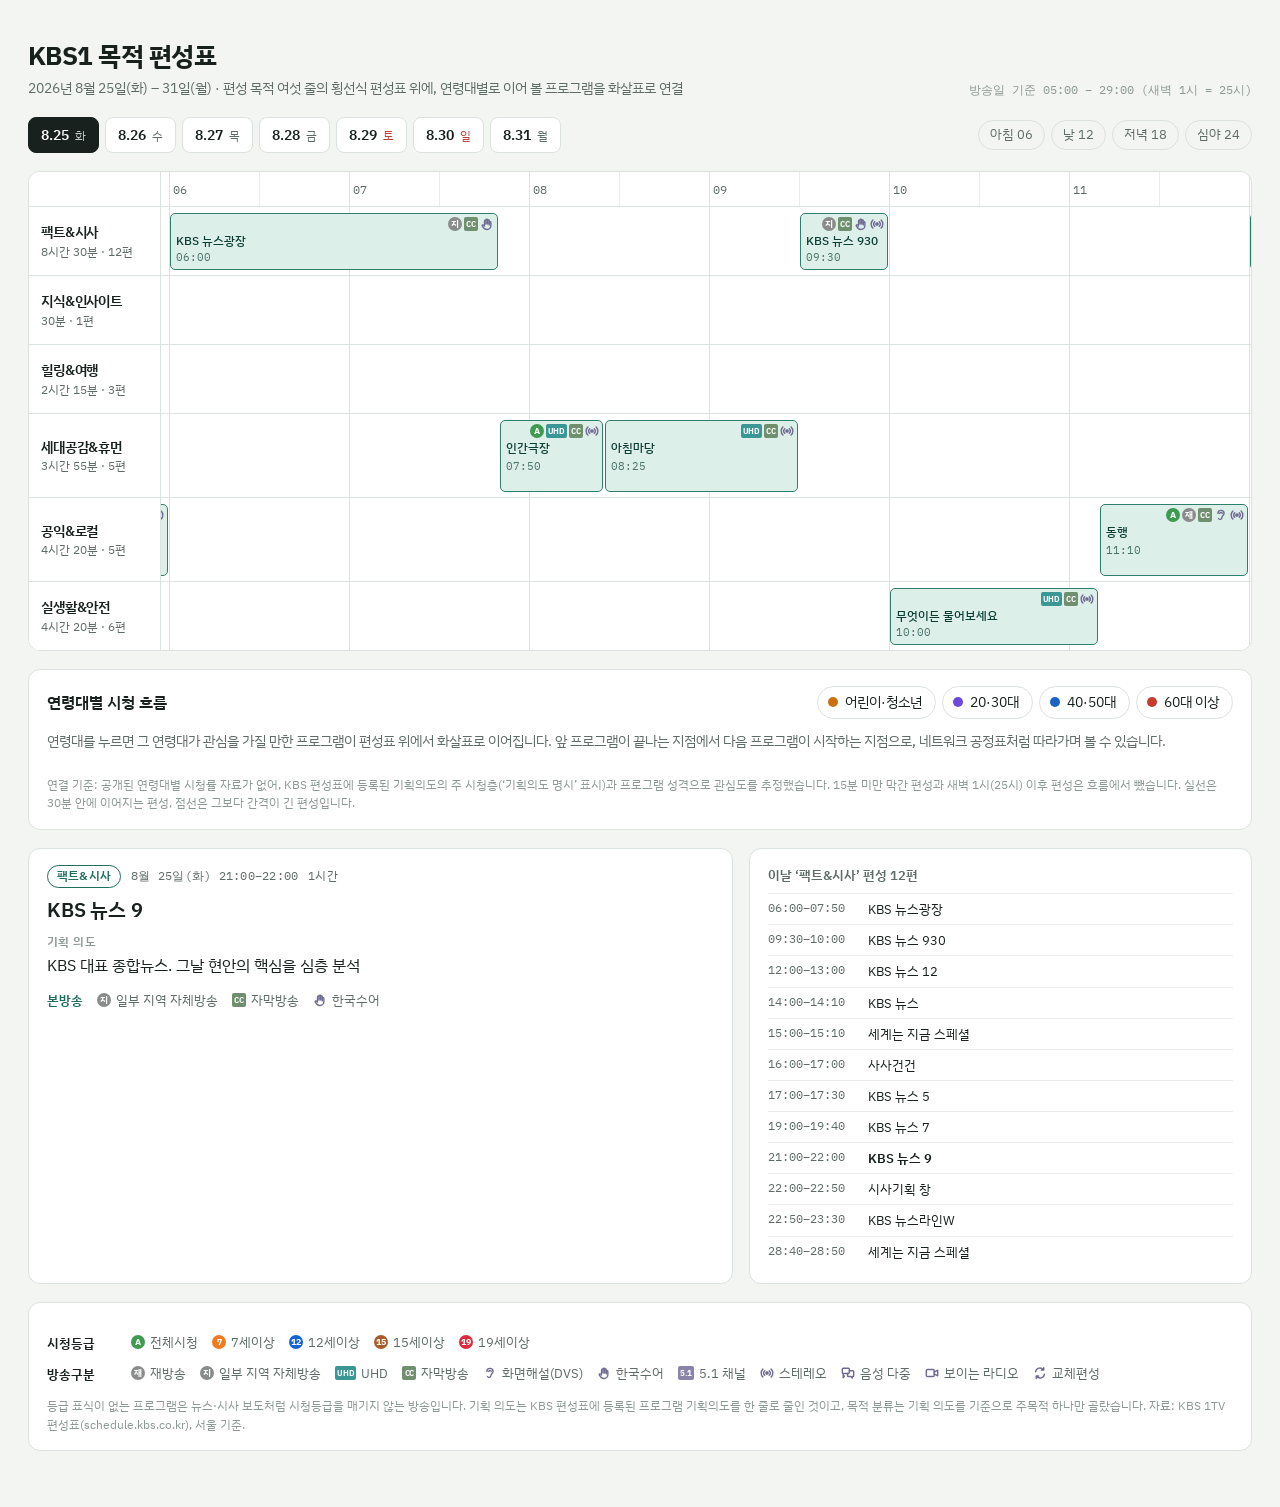
<file: kbs1-schedule/index.html>
<!doctype html>
<html lang="ko">
<head>
<meta charset="utf-8">
<meta name="viewport" content="width=device-width, initial-scale=1, viewport-fit=cover">
<meta name="description" content="KBS1 편성을 목적 여섯 줄의 횡선식 공정표로 재구성하고, 연령대별로 이어 볼 프로그램을 화살표로 연결한 편성표">
<title>KBS1 연령별 시청 흐름</title>
<link rel="preconnect" href="https://fonts.googleapis.com">
<link rel="preconnect" href="https://fonts.gstatic.com" crossorigin>
<link rel="stylesheet" href="https://fonts.googleapis.com/css2?family=IBM+Plex+Mono:wght@400;500&family=IBM+Plex+Sans+KR:wght@400;500;600;700&display=swap">
<link rel="stylesheet" href="style.css">
</head>
<body>
<div class="wrap">
  <header>
    <div>
      <h1>KBS1 목적 편성표</h1>
      <p class="sub">2026년 8월 25일(화) – 31일(월) · 편성 목적 여섯 줄의 횡선식 편성표 위에, 연령대별로 이어 볼 프로그램을 화살표로 연결</p>
    </div>
    <div class="src">방송일 기준 05:00 – 29:00 (새벽 1시 = 25시)</div>
  </header>

  <div class="controls">
    <div class="tabs" role="tablist" aria-label="날짜" id="tabs"></div>
    <div class="jumps" aria-label="시간대로 이동">
      <button class="jump" data-h="6">아침 06</button>
      <button class="jump" data-h="12">낮 12</button>
      <button class="jump" data-h="18">저녁 18</button>
      <button class="jump" data-h="24">심야 24</button>
    </div>
  </div>

  <div class="chart" id="chart"><div class="inner" id="inner"></div></div>

  <section class="card aud" id="aud">
    <div class="aud-head">
      <h2>연령대별 시청 흐름</h2>
      <div class="ages" id="ages" aria-label="연령대 선택"></div>
    </div>
    <p class="aud-sum" id="audsum">연령대를 누르면 그 연령대가 관심을 가질 만한 프로그램이 편성표 위에서 화살표로 이어집니다. 앞 프로그램이 끝나는 지점에서 다음 프로그램이 시작하는 지점으로, 네트워크 공정표처럼 따라가며 볼 수 있습니다.</p>
    <ol class="flowlist" id="flowlist"></ol>
    <p class="note">연결 기준: 공개된 연령대별 시청률 자료가 없어, KBS 편성표에 등록된 기획의도의 주 시청층(‘기획의도 명시’ 표시)과 프로그램 성격으로 관심도를 추정했습니다. 15분 미만 막간 편성과 새벽 1시(25시) 이후 편성은 흐름에서 뺐습니다. 실선은 30분 안에 이어지는 편성, 점선은 그보다 간격이 긴 편성입니다.</p>
  </section>

  <div class="detail">
    <section class="card" id="dcard" aria-live="polite"></section>
    <section class="card same" id="scard"></section>
  </div>

  <section class="card">
    <dl class="legend" id="legend"></dl>
    <p class="note" style="margin-top:12px">등급 표식이 없는 프로그램은 뉴스·시사 보도처럼 시청등급을 매기지 않는 방송입니다. 기획 의도는 KBS 편성표에 등록된 프로그램 기획의도를 한 줄로 줄인 것이고, 목적 분류는 기획 의도를 기준으로 주목적 하나만 골랐습니다. 자료: KBS 1TV 편성표(schedule.kbs.co.kr), 서울 기준.</p>
  </section>
</div>
<script src="data.js"></script>
<script src="audience.js"></script>
<script src="app.js"></script>
</body>
</html>
</file>
<file: kbs1-schedule/style.css>
/* Layout: 횡선식 공정표 — 목적 6줄 × 방송일 24시간(05~29시), 막대 우측 상단에 등급·방송구분 표식 */
:root{
  --bg:#F3F5F2; --paper:#FFFFFF; --ink:#18211E; --muted:#5E6B66; --faint:#8C9893;
  --line:#DCE2DE; --line-soft:#EAEEEB;
  --bar:#DDEFE9; --bar-hi:#B7E0D3; --bar-edge:#2E7F6C; --bar-ink:#0D3F34;
  --accent:#1F6F5E; --ico:#6F6A91; --sel:#0D3F34;
  --a-kid:#C9700F; --a-young:#6B4BD8; --a-mid:#1A62C4; --a-senior:#C73A2C;
  --sans:"IBM Plex Sans KR",system-ui,-apple-system,"Apple SD Gothic Neo","Malgun Gothic",sans-serif;
  --mono:"IBM Plex Mono",ui-monospace,Menlo,Consolas,monospace;
}
@media (prefers-color-scheme:dark){:root:not([data-theme="light"]){
  --bg:#111614; --paper:#171E1B; --ink:#E6ECE9; --muted:#A3B0AA; --faint:#77847E;
  --line:#2A3430; --line-soft:#1F2825;
  --bar:#173A32; --bar-hi:#1F5246; --bar-edge:#5CC4A8; --bar-ink:#DDF4EC;
  --accent:#6FD0B5; --ico:#B6B0DA; --sel:#DDF4EC;
  --a-kid:#F2A64B; --a-young:#A994F5; --a-mid:#6FA8F2; --a-senior:#F2857A; color-scheme:dark}}
:root[data-theme="dark"]{
  --bg:#111614; --paper:#171E1B; --ink:#E6ECE9; --muted:#A3B0AA; --faint:#77847E;
  --line:#2A3430; --line-soft:#1F2825;
  --bar:#173A32; --bar-hi:#1F5246; --bar-edge:#5CC4A8; --bar-ink:#DDF4EC;
  --accent:#6FD0B5; --ico:#B6B0DA; --sel:#DDF4EC;
  --a-kid:#F2A64B; --a-young:#A994F5; --a-mid:#6FA8F2; --a-senior:#F2857A; color-scheme:dark}
*{box-sizing:border-box}
body{background:var(--bg);color:var(--ink);font-family:var(--sans);font-size:14px;line-height:1.55}
.wrap{max-width:1280px;margin:0 auto;padding-inline:20px;padding-block:28px 48px;display:flex;flex-direction:column;gap:18px}
header{display:flex;flex-wrap:wrap;align-items:flex-end;justify-content:space-between;gap:8px 24px}
h1{font-size:26px;font-weight:700;letter-spacing:-0.02em;margin:0;text-wrap:balance}
.sub{color:var(--muted);margin:2px 0 0;font-size:13.5px}
.src{color:var(--faint);font-size:12px;font-family:var(--mono)}
.controls{display:flex;flex-wrap:wrap;gap:10px 20px;align-items:center;justify-content:space-between}
.tabs,.jumps{display:flex;flex-wrap:wrap;gap:6px}
.tab{font:inherit;border:1px solid var(--line);background:var(--paper);color:var(--ink);border-radius:8px;padding:6px 12px;cursor:pointer;display:flex;gap:6px;align-items:baseline}
.tab b{font-weight:600;font-variant-numeric:tabular-nums}
.tab span{color:var(--muted);font-size:12px}
.tab.we span{color:#C2413A}
.tab[aria-selected="true"]{background:var(--ink);color:var(--paper);border-color:var(--ink)}
.tab[aria-selected="true"] span{color:inherit;opacity:.75}
.jump{font:inherit;font-size:12.5px;border:1px solid var(--line);background:transparent;color:var(--muted);border-radius:999px;padding:4px 11px;cursor:pointer}
.jump:hover,.tab:hover{border-color:var(--faint)}
button:focus-visible{outline:2px solid var(--accent);outline-offset:2px}
.chart{background:var(--paper);border:1px solid var(--line);border-radius:12px;overflow-x:auto;overscroll-behavior-x:contain;scrollbar-width:thin}
.inner{position:relative;width:max-content}
.row{display:flex;width:max-content;border-top:1px solid var(--line)}
.row.ruler{border-top:0;height:34px}
.lab{position:sticky;left:0;z-index:3;flex:0 0 132px;background:var(--paper);border-right:1px solid var(--line);padding:10px 12px;display:flex;flex-direction:column;justify-content:center}
.lab .n{font-weight:600;font-size:14px;letter-spacing:-0.01em}
.lab .m{font-size:11.5px;color:var(--muted);font-variant-numeric:tabular-nums}
.track{position:relative;flex:0 0 auto}
.tick{position:absolute;top:0;bottom:0;border-left:1px solid var(--line-soft)}
.tick.h{border-left-color:var(--line)}
.tlab{position:absolute;top:9px;font-family:var(--mono);font-size:11.5px;color:var(--muted);transform:translateX(4px)}
.tlab.late{color:var(--faint)}
.bar{position:absolute;top:6px;border-radius:5px;background:var(--bar);border:1px solid var(--bar-edge);color:var(--bar-ink);padding:3px 3px 4px 5px;cursor:pointer;display:flex;flex-direction:column;gap:2px;text-align:left;font:inherit;overflow:hidden}
.bar:hover{background:var(--bar-hi);z-index:2}
.bar.on{background:var(--sel);color:var(--paper);border-color:var(--sel);z-index:2}
.bar.on .ic{--ico:currentColor}
.badges{display:flex;flex-wrap:wrap;justify-content:flex-end;gap:2px;align-self:stretch}
.name{font-size:12px;line-height:1.3;font-weight:500;display:-webkit-box;-webkit-line-clamp:2;-webkit-box-orient:vertical;overflow:hidden;word-break:keep-all;overflow-wrap:anywhere}
.tm{font-family:var(--mono);font-size:10.5px;opacity:.7}
.narrow .name,.narrow .tm{display:none}
.b{display:inline-flex;align-items:center;justify-content:center;height:14px;min-width:14px;font:700 9px/1 var(--sans);color:#fff;flex:0 0 auto;letter-spacing:-0.03em}
.b.c{border-radius:50%;width:14px}
.g-A{background:#3E9B4F}.g-7{background:#EE7A22}.g-12{background:#1463D6}.g-15{background:#A95C2B}.g-19{background:#DC2B3C}
.x-R,.x-L{background:#8A8C8B}
.x-U{background:#3A9796;border-radius:2px;padding:0 2px;font-size:8px}
.x-C{background:#6F8F6E;border-radius:2px;padding:0 2px;font-size:8px}
.x-5{background:#8A85A8;border-radius:2px;padding:0 2px;font-size:8px}
.ic{color:var(--ico);background:transparent}
.ic svg{width:14px;height:14px;stroke:currentColor;fill:none;stroke-width:1.6;stroke-linecap:round;stroke-linejoin:round}
.detail{display:grid;grid-template-columns:minmax(0,1.4fr) minmax(0,1fr);gap:16px}
.card{background:var(--paper);border:1px solid var(--line);border-radius:12px;padding:16px 18px;min-width:0}
.eyebrow{font-size:12px;color:var(--muted);letter-spacing:.02em;display:flex;gap:10px;flex-wrap:wrap;align-items:center}
.chip{font-size:12px;font-weight:600;color:var(--accent);border:1px solid var(--accent);border-radius:999px;padding:1px 9px}
.dt{font-size:20px;font-weight:600;margin:6px 0 4px;letter-spacing:-0.01em;text-wrap:balance}
.intent{font-size:15.5px;line-height:1.6;margin:8px 0 12px;max-width:62ch}
.intent::before{content:"기획 의도";display:block;font-size:11.5px;color:var(--faint);font-weight:600;letter-spacing:.04em;margin-bottom:2px}
.flist{display:flex;flex-wrap:wrap;gap:6px 14px;font-size:13px;color:var(--muted)}
.flist span{display:inline-flex;gap:5px;align-items:center}
.same h3{font-size:13px;font-weight:600;margin:0 0 8px;color:var(--muted)}
.same ol{list-style:none;margin:0;padding:0;display:flex;flex-direction:column}
.same li button{all:unset;cursor:pointer;display:grid;grid-template-columns:92px minmax(0,1fr);gap:8px;padding:5px 0;border-top:1px solid var(--line-soft);width:100%;font-size:13px}
.same li button:hover .st{text-decoration:underline}
.same li button:focus-visible{outline:2px solid var(--accent)}
.same .sm{font-family:var(--mono);font-size:12px;color:var(--muted);font-variant-numeric:tabular-nums}
.same li.cur .st{font-weight:600}
.legend{display:grid;grid-template-columns:72px minmax(0,1fr);gap:10px 12px;font-size:13px;align-items:start}
.legend dt{font-weight:600;padding-top:1px}
.legend dd{margin:0;display:flex;flex-wrap:wrap;gap:6px 14px;color:var(--muted)}
.legend dd span{display:inline-flex;gap:5px;align-items:center}
.note{font-size:12px;color:var(--faint);margin:0}
.flow{position:absolute;left:0;top:0;pointer-events:none;z-index:2;overflow:visible}
.inner.dim .bar:not(.inpath){opacity:.25}
.inner.dim .bar.inpath{border-width:2px;border-color:var(--agec)}
.aud{display:flex;flex-direction:column;gap:12px}
.aud-head{display:flex;flex-wrap:wrap;gap:8px 18px;align-items:center;justify-content:space-between}
.aud-head h2{font-size:16px;font-weight:600;margin:0}
.ages{display:flex;flex-wrap:wrap;gap:6px}
.age{font:inherit;font-size:13.5px;border:1px solid var(--line);background:var(--paper);color:var(--ink);border-radius:999px;padding:5px 13px 5px 10px;cursor:pointer;display:inline-flex;gap:7px;align-items:center}
.age i{width:10px;height:10px;border-radius:50%;background:var(--c)}
.age:hover{border-color:var(--c)}
.age[aria-pressed="true"]{background:var(--c);border-color:var(--c);color:var(--paper)}
.age[aria-pressed="true"] i{background:var(--paper)}
.flowlist{list-style:none;margin:0;padding:0;display:flex;flex-wrap:wrap;align-items:center;gap:6px 4px}
.flowlist li{display:contents}
.step{all:unset;cursor:pointer;display:inline-flex;gap:7px;align-items:center;border:1px solid var(--line);border-radius:8px;padding:5px 10px 5px 6px;background:var(--paper);font-size:13px;max-width:100%}
.step:hover{border-color:var(--agec)}
.step:focus-visible{outline:2px solid var(--agec)}
.step .no{flex:0 0 auto;width:20px;height:20px;border-radius:50%;background:var(--agec);color:var(--paper);font:600 11px/20px var(--mono);text-align:center}
.step .st{font-family:var(--mono);font-size:12px;color:var(--muted)}
.step .ex{font-size:11px;color:var(--agec);font-weight:600}
.gap{font-size:11.5px;color:var(--muted);display:inline-flex;align-items:center;gap:3px;padding:0 2px}
.gap.far{color:var(--faint)}
.aud-sum{font-size:13.5px;color:var(--muted);margin:0}
.aud-sum b{color:var(--ink);font-weight:600}
@media (max-width:760px){
  .detail{grid-template-columns:minmax(0,1fr)}
  .lab{flex-basis:96px;padding:8px}
  .lab .n{font-size:12.5px}
  h1{font-size:22px}
  .wrap{padding-inline:16px}
}
@media (prefers-reduced-motion:no-preference){.chart{scroll-behavior:smooth}}
</file>
